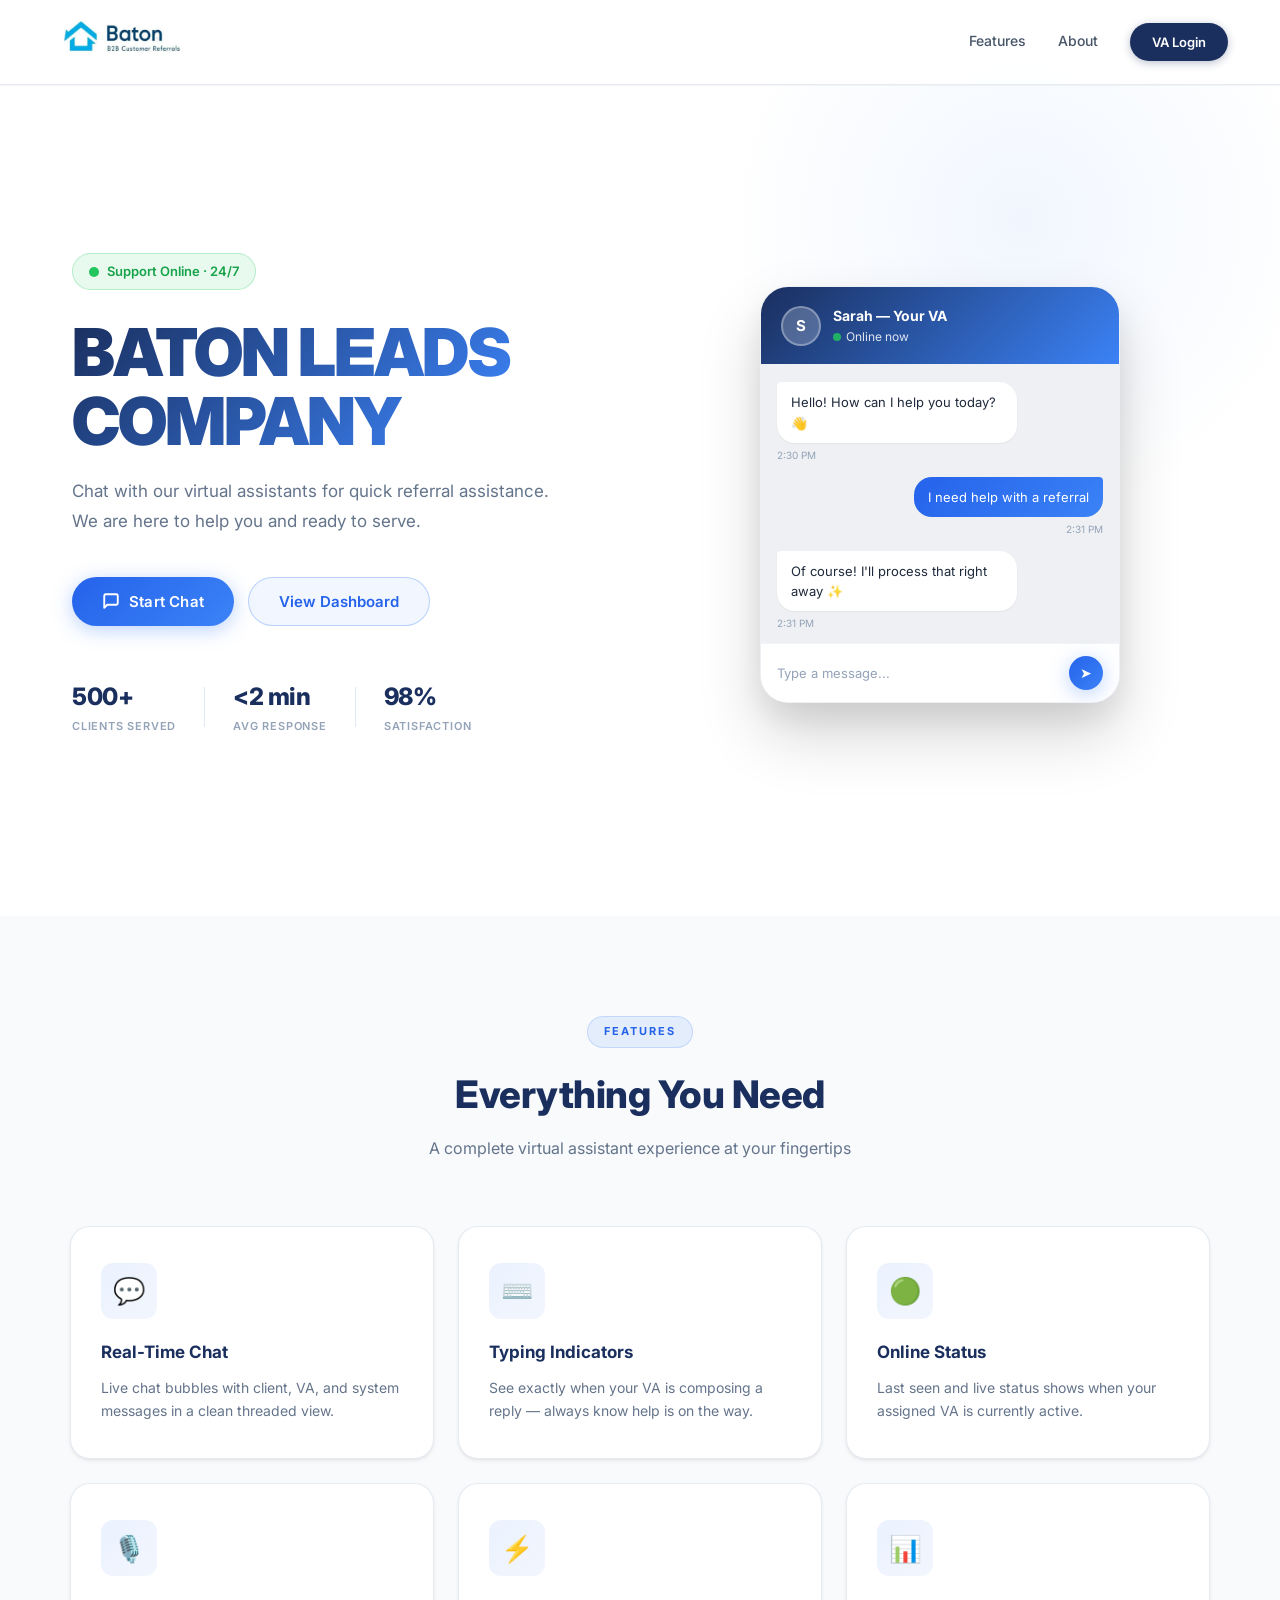
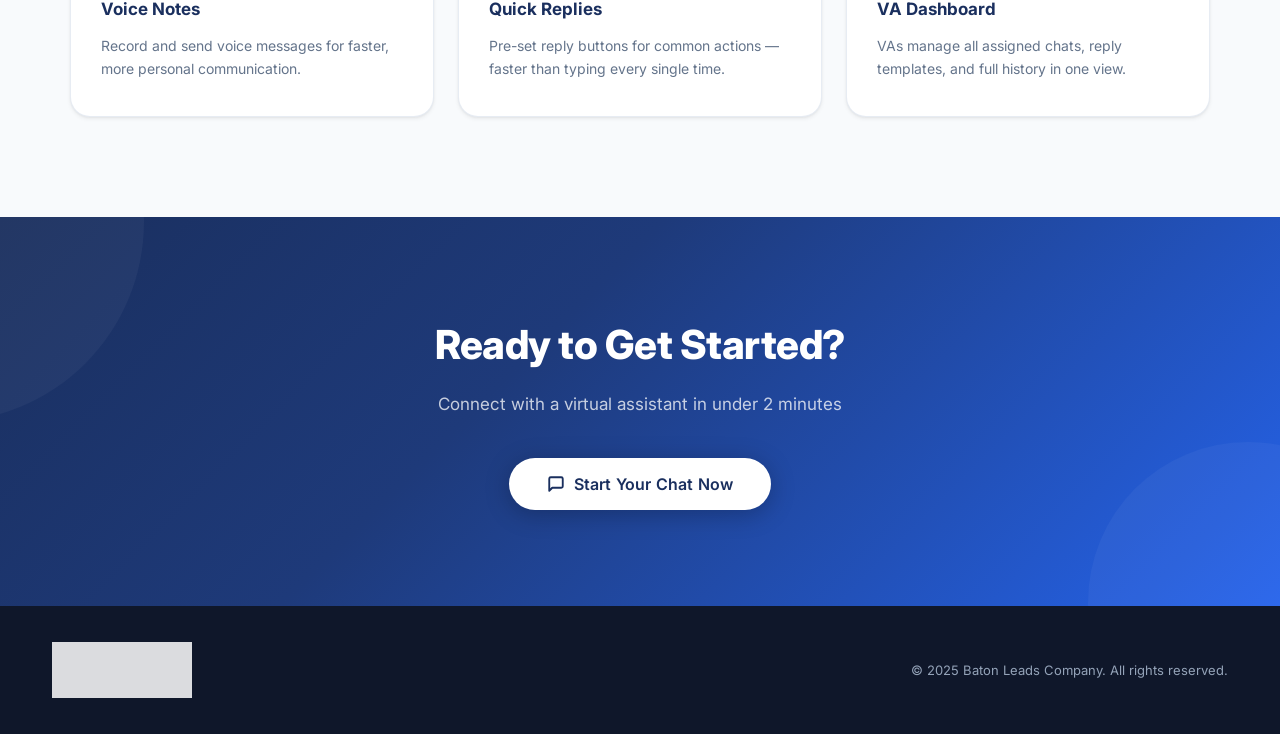
<file: index.html>
<!DOCTYPE html>
<html lang="en">
<head>
    <meta charset="UTF-8">
    <meta name="viewport" content="width=device-width, initial-scale=1.0">
    <title>Baton Leads Company</title>
    <link rel="stylesheet" href="style.css">
    <link href="https://fonts.googleapis.com/css2?family=Inter:wght@300;400;500;600;700;800;900&display=swap" rel="stylesheet">
</head>
<body class="home-body">

    <nav class="navbar">
        <div class="nav-brand">
            <img src="baton-logo.jpeg" class="nav-logo-img" alt="Baton Leads">
        </div>
        <div class="nav-links" id="navLinks">
            <a href="#features">Features</a>
            <a href="#about">About</a>
            <a href="dashboard.html" class="nav-btn">VA Login</a>
        </div>
        <button class="nav-hamburger" id="hamburger" aria-label="Menu" onclick="toggleNav()">
            <span></span><span></span><span></span>
        </button>
    </nav>

    <!-- Hero -->
    <section class="hero">
        <div class="hero-content">
            <div class="hero-badge">
                <span class="online-dot"></span>
                Support Online &middot; 24/7
            </div>
            <h1 class="hero-title">BATON LEADS<br>COMPANY</h1>
            <p class="hero-subtitle">
                Chat with our virtual assistants for quick referral assistance.
                We are here to help you and ready to serve.
            </p>
            <div class="hero-actions">
                <button class="btn-primary" onclick="location.href='queue.html'">
                    <svg width="18" height="18" viewBox="0 0 24 24" fill="none" stroke="currentColor" stroke-width="2.5" stroke-linecap="round" stroke-linejoin="round">
                        <path d="M21 15a2 2 0 0 1-2 2H7l-4 4V5a2 2 0 0 1 2-2h14a2 2 0 0 1 2 2z"/>
                    </svg>
                    Start Chat
                </button>
                <button class="btn-secondary" onclick="location.href='dashboard.html'">
                    View Dashboard
                </button>
            </div>
            <div class="hero-stats">
                <div class="stat">
                    <span class="stat-number">500+</span>
                    <span class="stat-label">Clients Served</span>
                </div>
                <div class="stat-divider"></div>
                <div class="stat">
                    <span class="stat-number">&lt;2 min</span>
                    <span class="stat-label">Avg Response</span>
                </div>
                <div class="stat-divider"></div>
                <div class="stat">
                    <span class="stat-number">98%</span>
                    <span class="stat-label">Satisfaction</span>
                </div>
            </div>
        </div>

        <div class="hero-visual">
            <div class="chat-preview">
                <div class="chat-preview-header">
                    <div class="preview-avatar">S</div>
                    <div class="preview-info">
                        <span class="preview-name">Sarah — Your VA</span>
                        <span class="preview-status">
                            <span class="online-dot small"></span> Online now
                        </span>
                    </div>
                </div>
                <div class="chat-preview-messages">
                    <div class="preview-msg va-msg">
                        <div class="preview-bubble">Hello! How can I help you today? 👋</div>
                        <span class="preview-time">2:30 PM</span>
                    </div>
                    <div class="preview-msg user-msg">
                        <div class="preview-bubble">I need help with a referral</div>
                        <span class="preview-time">2:31 PM</span>
                    </div>
                    <div class="preview-msg va-msg">
                        <div class="preview-bubble">Of course! I'll process that right away ✨</div>
                        <span class="preview-time">2:31 PM</span>
                    </div>
                </div>
                <div class="chat-preview-input">
                    <span>Type a message...</span>
                    <button>&#10148;</button>
                </div>
            </div>
        </div>
    </section>

    <!-- Features -->
    <section class="features" id="features">
        <div class="section-header">
            <span class="section-badge">FEATURES</span>
            <h2>Everything You Need</h2>
            <p>A complete virtual assistant experience at your fingertips</p>
        </div>
        <div class="features-grid">
            <div class="feature-card">
                <div class="feature-icon-wrap">💬</div>
                <h3>Real-Time Chat</h3>
                <p>Live chat bubbles with client, VA, and system messages in a clean threaded view.</p>
            </div>
            <div class="feature-card">
                <div class="feature-icon-wrap">⌨️</div>
                <h3>Typing Indicators</h3>
                <p>See exactly when your VA is composing a reply — always know help is on the way.</p>
            </div>
            <div class="feature-card">
                <div class="feature-icon-wrap">🟢</div>
                <h3>Online Status</h3>
                <p>Last seen and live status shows when your assigned VA is currently active.</p>
            </div>
            <div class="feature-card">
                <div class="feature-icon-wrap">🎙️</div>
                <h3>Voice Notes</h3>
                <p>Record and send voice messages for faster, more personal communication.</p>
            </div>
            <div class="feature-card">
                <div class="feature-icon-wrap">⚡</div>
                <h3>Quick Replies</h3>
                <p>Pre-set reply buttons for common actions — faster than typing every single time.</p>
            </div>
            <div class="feature-card">
                <div class="feature-icon-wrap">📊</div>
                <h3>VA Dashboard</h3>
                <p>VAs manage all assigned chats, reply templates, and full history in one view.</p>
            </div>
        </div>
    </section>

    <!-- CTA -->
    <section class="cta-section" id="about">
        <div class="cta-content">
            <h2>Ready to Get Started?</h2>
            <p>Connect with a virtual assistant in under 2 minutes</p>
            <button class="btn-primary large" onclick="location.href='queue.html'">
                <svg width="18" height="18" viewBox="0 0 24 24" fill="none" stroke="currentColor" stroke-width="2.5" stroke-linecap="round" stroke-linejoin="round">
                    <path d="M21 15a2 2 0 0 1-2 2H7l-4 4V5a2 2 0 0 1 2-2h14a2 2 0 0 1 2 2z"/>
                </svg>
                Start Your Chat Now
            </button>
        </div>
    </section>

    <footer class="footer">
        <div class="footer-content">
            <div class="footer-brand">
                <img src="baton-logo.jpeg" class="nav-logo-img" alt="Baton Leads Company" style="filter: brightness(0) invert(1); opacity:0.85;">
            </div>
            <p>&copy; 2025 Baton Leads Company. All rights reserved.</p>
        </div>
    </footer>

    <script src="script.js"></script>
    <script>
        function toggleNav() {
            document.getElementById('navLinks').classList.toggle('open');
        }
    </script>
</body>
</html>
</file>
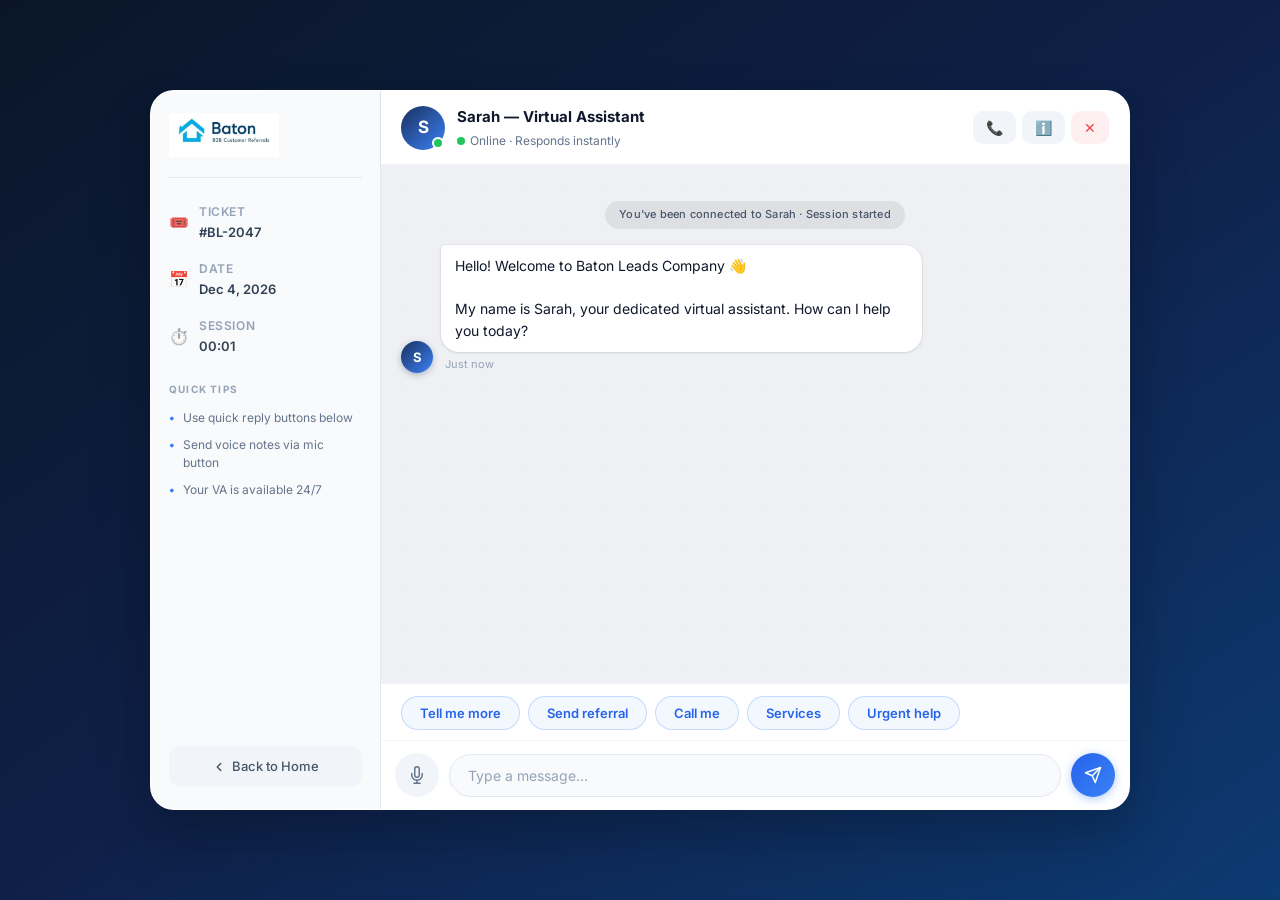
<file: chat.html>
<!DOCTYPE html>
<html lang="en">
<head>
    <meta charset="UTF-8">
    <meta name="viewport" content="width=device-width, initial-scale=1.0">
    <title>Chat — Baton Leads Company</title>
    <link rel="stylesheet" href="style.css">
    <link href="https://fonts.googleapis.com/css2?family=Inter:wght@300;400;500;600;700;800;900&display=swap" rel="stylesheet">
</head>
<body class="chat-body">
    <div class="chat-container">

        <!-- Sidebar -->
        <div class="chat-sidebar">
            <div class="sidebar-header">
                <img src="baton-logo.jpeg" class="nav-logo-img small" alt="Baton Leads">
            </div>
            <div class="sidebar-info">
                <div class="info-item">
                    <span class="info-icon">🎟️</span>
                    <div>
                        <span class="info-label">Ticket</span>
                        <span class="info-value">#BL-2047</span>
                    </div>
                </div>
                <div class="info-item">
                    <span class="info-icon">📅</span>
                    <div>
                        <span class="info-label">Date</span>
                        <span class="info-value" id="chatDate">Today</span>
                    </div>
                </div>
                <div class="info-item">
                    <span class="info-icon">⏱️</span>
                    <div>
                        <span class="info-label">Session</span>
                        <span class="info-value" id="sessionTimer">00:00</span>
                    </div>
                </div>
            </div>
            <div class="sidebar-tips">
                <h4>Quick Tips</h4>
                <ul>
                    <li>Use quick reply buttons below</li>
                    <li>Send voice notes via mic button</li>
                    <li>Your VA is available 24/7</li>
                </ul>
            </div>
            <a href="index.html" class="back-home-btn">
                <svg width="14" height="14" viewBox="0 0 24 24" fill="none" stroke="currentColor" stroke-width="2.5" stroke-linecap="round" stroke-linejoin="round"><polyline points="15 18 9 12 15 6"/></svg>
                Back to Home
            </a>
        </div>

        <!-- Main Chat Area -->
        <div class="chat-main">

            <!-- Header -->
            <div class="chat-header">
                <div class="chat-header-info">
                    <div class="va-avatar">
                        <div class="avatar-img">S</div>
                        <span class="avatar-online-dot"></span>
                    </div>
                    <div class="va-details">
                        <span class="va-name">Sarah — Virtual Assistant</span>
                        <span class="va-status" id="vaStatus">
                            <span class="online-dot small"></span>
                            Online &middot; Responds instantly
                        </span>
                    </div>
                </div>
                <div class="chat-header-actions">
                    <button class="header-btn" title="Call">📞</button>
                    <button class="header-btn" title="Info">ℹ️</button>
                    <button class="header-btn danger" title="End chat" onclick="location.href='index.html'">✕</button>
                </div>
            </div>

            <!-- Messages -->
            <div class="messages-area" id="messagesArea">
                <div class="system-msg">
                    <span>You've been connected to Sarah &middot; Session started</span>
                </div>
                <div class="message va-message">
                    <div class="msg-avatar">S</div>
                    <div class="msg-content">
                        <div class="bubble va-bubble">
                            Hello! Welcome to Baton Leads Company 👋<br><br>
                            My name is Sarah, your dedicated virtual assistant. How can I help you today?
                        </div>
                        <span class="msg-time">Just now</span>
                    </div>
                </div>
            </div>

            <!-- Typing Indicator -->
            <div class="typing-indicator" id="typingIndicator" style="display:none;">
                <div class="msg-avatar">S</div>
                <div class="typing-bubble">
                    <div class="typing-dots">
                        <span></span><span></span><span></span>
                    </div>
                    <span class="typing-text">Sarah is typing...</span>
                </div>
            </div>

            <!-- Quick Replies -->
            <div class="quick-replies">
                <button class="quick-btn" onclick="sendQuickReply('Tell me more')">Tell me more</button>
                <button class="quick-btn" onclick="sendQuickReply('Send referral')">Send referral</button>
                <button class="quick-btn" onclick="sendQuickReply('Call me')">Call me</button>
                <button class="quick-btn" onclick="sendQuickReply('What are your services?')">Services</button>
                <button class="quick-btn" onclick="sendQuickReply('I need urgent help')">Urgent help</button>
            </div>

            <!-- Input Area -->
            <div class="input-area">
                <button class="mic-btn" id="micBtn" onclick="toggleRecording()" title="Voice note">
                    <svg width="18" height="18" viewBox="0 0 24 24" fill="none" stroke="currentColor" stroke-width="2" stroke-linecap="round" stroke-linejoin="round">
                        <path d="M12 1a3 3 0 0 0-3 3v8a3 3 0 0 0 6 0V4a3 3 0 0 0-3-3z"/>
                        <path d="M19 10v2a7 7 0 0 1-14 0v-2"/>
                        <line x1="12" y1="19" x2="12" y2="23"/>
                        <line x1="8" y1="23" x2="16" y2="23"/>
                    </svg>
                </button>
                <div class="input-wrapper">
                    <input
                        type="text"
                        id="messageInput"
                        placeholder="Type a message..."
                        onkeypress="handleKeyPress(event)"
                        autocomplete="off"
                    />
                    <span class="recording-indicator" id="recordingIndicator" style="display:none;">🔴 Recording...</span>
                </div>
                <button class="send-btn" onclick="sendMessage()" title="Send">
                    <svg width="18" height="18" viewBox="0 0 24 24" fill="none" stroke="currentColor" stroke-width="2" stroke-linecap="round" stroke-linejoin="round">
                        <line x1="22" y1="2" x2="11" y2="13"/>
                        <polygon points="22 2 15 22 11 13 2 9 22 2"/>
                    </svg>
                </button>
            </div>

        </div>
    </div>
    <script src="script.js"></script>
</body>
</html>
</file>
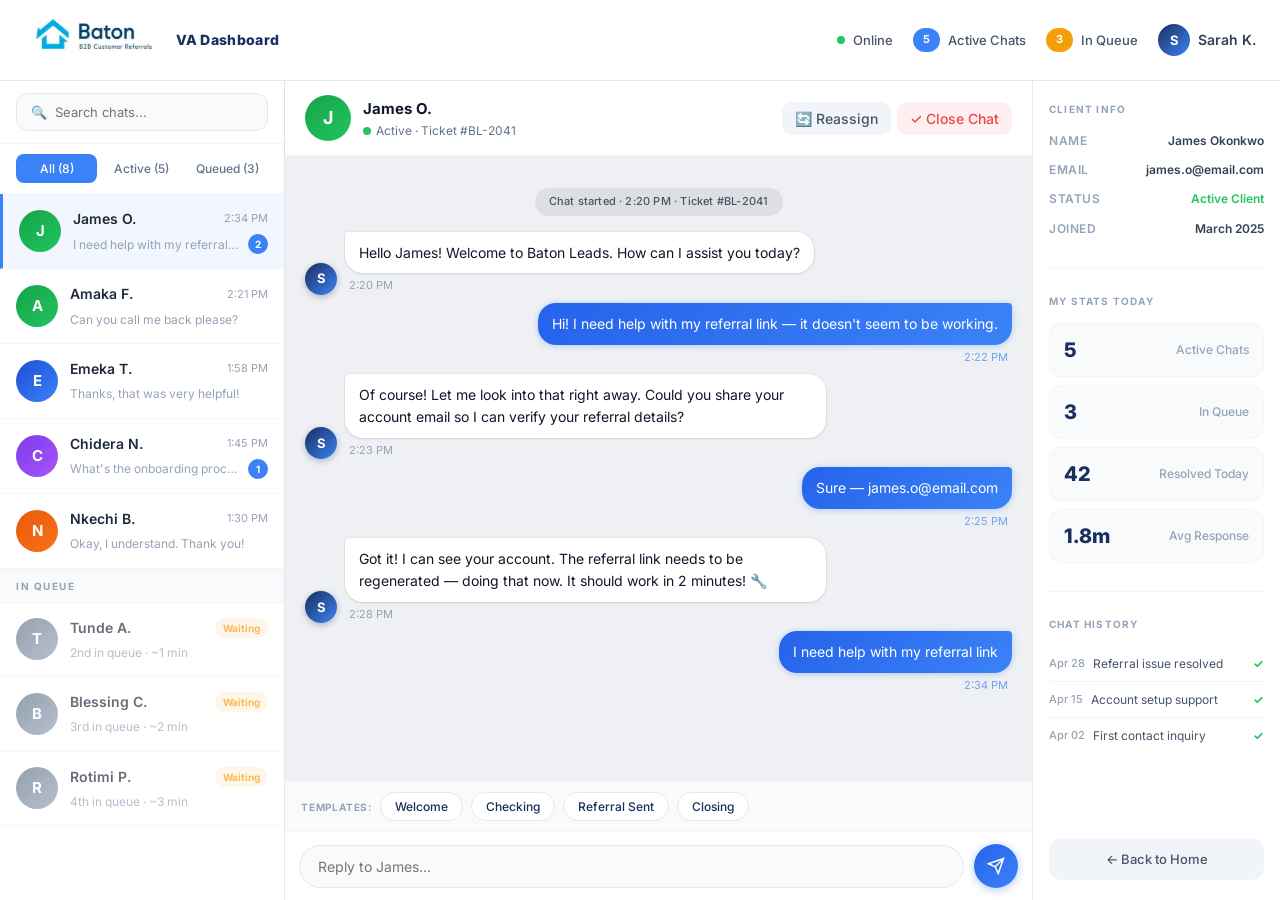
<file: dashboard.html>
<!DOCTYPE html>
<html lang="en">
<head>
    <meta charset="UTF-8">
    <meta name="viewport" content="width=device-width, initial-scale=1.0">
    <title>VA Dashboard — Baton Leads Company</title>
    <link rel="stylesheet" href="style.css">
    <link href="https://fonts.googleapis.com/css2?family=Inter:wght@300;400;500;600;700;800;900&display=swap" rel="stylesheet">
</head>
<body class="dashboard-body">

    <!-- Top Bar -->
    <div class="dashboard-topbar">
        <div class="topbar-left">
            <img src="baton-logo.jpeg" class="nav-logo-img" alt="Baton Leads">
            <span class="topbar-title">VA Dashboard</span>
        </div>
        <div class="topbar-right">
            <div class="topbar-stat">
                <span class="online-dot small"></span>
                <span>Online</span>
            </div>
            <div class="topbar-stat">
                <span class="stat-badge">5</span>
                <span>Active Chats</span>
            </div>
            <div class="topbar-stat">
                <span class="stat-badge queue">3</span>
                <span>In Queue</span>
            </div>
            <div class="va-profile">
                <div class="va-avatar-small">S</div>
                <span>Sarah K.</span>
            </div>
        </div>
    </div>

    <div class="dashboard-layout">

        <!-- Left: Chat List -->
        <div class="dashboard-sidebar">
            <div class="sidebar-search">
                <input type="text" placeholder="🔍  Search chats...">
            </div>
            <div class="sidebar-tabs">
                <button class="tab-btn active" onclick="switchTab(this)">All (8)</button>
                <button class="tab-btn" onclick="switchTab(this)">Active (5)</button>
                <button class="tab-btn" onclick="switchTab(this)">Queued (3)</button>
            </div>
            <div class="chat-list">
                <div class="chat-list-item active-chat selected" onclick="selectChat(this,'James O.','james.o@email.com','Active Client','March 2025')">
                    <div class="chat-item-avatar green">J</div>
                    <div class="chat-item-info">
                        <div class="chat-item-top">
                            <span class="chat-item-name">James O.</span>
                            <span class="chat-item-time">2:34 PM</span>
                        </div>
                        <div class="chat-item-bottom">
                            <span class="chat-item-preview">I need help with my referral link</span>
                            <span class="unread-badge">2</span>
                        </div>
                    </div>
                </div>
                <div class="chat-list-item active-chat" onclick="selectChat(this,'Amaka F.','amaka.f@email.com','Active Client','Jan 2025')">
                    <div class="chat-item-avatar green">A</div>
                    <div class="chat-item-info">
                        <div class="chat-item-top">
                            <span class="chat-item-name">Amaka F.</span>
                            <span class="chat-item-time">2:21 PM</span>
                        </div>
                        <div class="chat-item-bottom">
                            <span class="chat-item-preview">Can you call me back please?</span>
                        </div>
                    </div>
                </div>
                <div class="chat-list-item active-chat" onclick="selectChat(this,'Emeka T.','emeka.t@email.com','Active Client','Feb 2025')">
                    <div class="chat-item-avatar blue">E</div>
                    <div class="chat-item-info">
                        <div class="chat-item-top">
                            <span class="chat-item-name">Emeka T.</span>
                            <span class="chat-item-time">1:58 PM</span>
                        </div>
                        <div class="chat-item-bottom">
                            <span class="chat-item-preview">Thanks, that was very helpful!</span>
                        </div>
                    </div>
                </div>
                <div class="chat-list-item active-chat" onclick="selectChat(this,'Chidera N.','chidera.n@email.com','Active Client','Apr 2025')">
                    <div class="chat-item-avatar purple">C</div>
                    <div class="chat-item-info">
                        <div class="chat-item-top">
                            <span class="chat-item-name">Chidera N.</span>
                            <span class="chat-item-time">1:45 PM</span>
                        </div>
                        <div class="chat-item-bottom">
                            <span class="chat-item-preview">What's the onboarding process?</span>
                            <span class="unread-badge">1</span>
                        </div>
                    </div>
                </div>
                <div class="chat-list-item active-chat" onclick="selectChat(this,'Nkechi B.','nkechi.b@email.com','Active Client','Dec 2024')">
                    <div class="chat-item-avatar orange">N</div>
                    <div class="chat-item-info">
                        <div class="chat-item-top">
                            <span class="chat-item-name">Nkechi B.</span>
                            <span class="chat-item-time">1:30 PM</span>
                        </div>
                        <div class="chat-item-bottom">
                            <span class="chat-item-preview">Okay, I understand. Thank you!</span>
                        </div>
                    </div>
                </div>

                <div class="chat-list-divider">IN QUEUE</div>

                <div class="chat-list-item queued-chat" onclick="selectChat(this,'Tunde A.','tunde.a@email.com','New Client','—')">
                    <div class="chat-item-avatar gray">T</div>
                    <div class="chat-item-info">
                        <div class="chat-item-top">
                            <span class="chat-item-name">Tunde A.</span>
                            <span class="chat-item-time chat-item-badge">Waiting</span>
                        </div>
                        <div class="chat-item-bottom">
                            <span class="chat-item-preview">2nd in queue &middot; ~1 min</span>
                        </div>
                    </div>
                </div>
                <div class="chat-list-item queued-chat" onclick="selectChat(this,'Blessing C.','blessing.c@email.com','New Client','—')">
                    <div class="chat-item-avatar gray">B</div>
                    <div class="chat-item-info">
                        <div class="chat-item-top">
                            <span class="chat-item-name">Blessing C.</span>
                            <span class="chat-item-time chat-item-badge">Waiting</span>
                        </div>
                        <div class="chat-item-bottom">
                            <span class="chat-item-preview">3rd in queue &middot; ~2 min</span>
                        </div>
                    </div>
                </div>
                <div class="chat-list-item queued-chat" onclick="selectChat(this,'Rotimi P.','rotimi.p@email.com','New Client','—')">
                    <div class="chat-item-avatar gray">R</div>
                    <div class="chat-item-info">
                        <div class="chat-item-top">
                            <span class="chat-item-name">Rotimi P.</span>
                            <span class="chat-item-time chat-item-badge">Waiting</span>
                        </div>
                        <div class="chat-item-bottom">
                            <span class="chat-item-preview">4th in queue &middot; ~3 min</span>
                        </div>
                    </div>
                </div>
            </div>
        </div>

        <!-- Center: Chat View -->
        <div class="dashboard-chat">
            <div class="dashboard-chat-header">
                <div class="chat-header-info">
                    <div class="chat-item-avatar green large" id="dashAvatarLetter">J</div>
                    <div>
                        <span class="va-name" id="selectedChatName">James O.</span>
                        <span class="va-status"><span class="online-dot small"></span> Active &middot; Ticket #BL-2041</span>
                    </div>
                </div>
                <div class="chat-header-actions">
                    <button class="header-btn">🔄 Reassign</button>
                    <button class="header-btn danger">✓ Close Chat</button>
                </div>
            </div>

            <div class="dashboard-messages" id="dashboardMessages">
                <div class="system-msg"><span>Chat started &middot; 2:20 PM &middot; Ticket #BL-2041</span></div>
                <div class="message va-message">
                    <div class="msg-avatar">S</div>
                    <div class="msg-content">
                        <div class="bubble va-bubble">Hello James! Welcome to Baton Leads. How can I assist you today?</div>
                        <span class="msg-time">2:20 PM</span>
                    </div>
                </div>
                <div class="message user-message">
                    <div class="msg-content">
                        <div class="bubble user-bubble">Hi! I need help with my referral link — it doesn't seem to be working.</div>
                        <span class="msg-time">2:22 PM</span>
                    </div>
                </div>
                <div class="message va-message">
                    <div class="msg-avatar">S</div>
                    <div class="msg-content">
                        <div class="bubble va-bubble">Of course! Let me look into that right away. Could you share your account email so I can verify your referral details?</div>
                        <span class="msg-time">2:23 PM</span>
                    </div>
                </div>
                <div class="message user-message">
                    <div class="msg-content">
                        <div class="bubble user-bubble">Sure — james.o@email.com</div>
                        <span class="msg-time">2:25 PM</span>
                    </div>
                </div>
                <div class="message va-message">
                    <div class="msg-avatar">S</div>
                    <div class="msg-content">
                        <div class="bubble va-bubble">Got it! I can see your account. The referral link needs to be regenerated — doing that now. It should work in 2 minutes! 🔧</div>
                        <span class="msg-time">2:28 PM</span>
                    </div>
                </div>
                <div class="message user-message">
                    <div class="msg-content">
                        <div class="bubble user-bubble">I need help with my referral link</div>
                        <span class="msg-time">2:34 PM</span>
                    </div>
                </div>
            </div>

            <!-- Reply Templates -->
            <div class="reply-templates">
                <span class="templates-label">Templates:</span>
                <button class="template-btn" onclick="useTemplate('Hello! Welcome to Baton Leads. How can I assist you today?')">Welcome</button>
                <button class="template-btn" onclick="useTemplate('Let me look into that for you right away!')">Checking</button>
                <button class="template-btn" onclick="useTemplate('Your referral has been sent successfully! ✅')">Referral Sent</button>
                <button class="template-btn" onclick="useTemplate('Is there anything else I can help you with?')">Closing</button>
            </div>

            <div class="input-area dashboard-input">
                <input type="text" id="dashInput" placeholder="Reply to James..." onkeypress="handleDashKeyPress(event)">
                <button class="send-btn" onclick="sendDashMessage()">
                    <svg width="18" height="18" viewBox="0 0 24 24" fill="none" stroke="currentColor" stroke-width="2">
                        <line x1="22" y1="2" x2="11" y2="13"/>
                        <polygon points="22 2 15 22 11 13 2 9 22 2"/>
                    </svg>
                </button>
            </div>
        </div>

        <!-- Right: Info Panel -->
        <div class="dashboard-info-panel">
            <div class="info-panel-section">
                <h4>Client Info</h4>
                <div class="info-row">
                    <span class="info-label">Name</span>
                    <span class="info-val" id="panelName">James Okonkwo</span>
                </div>
                <div class="info-row">
                    <span class="info-label">Email</span>
                    <span class="info-val" id="panelEmail">james.o@email.com</span>
                </div>
                <div class="info-row">
                    <span class="info-label">Status</span>
                    <span class="info-val green-text" id="panelStatus">Active Client</span>
                </div>
                <div class="info-row">
                    <span class="info-label">Joined</span>
                    <span class="info-val" id="panelJoined">March 2025</span>
                </div>
            </div>
            <div class="info-panel-section">
                <h4>My Stats Today</h4>
                <div class="dash-stat-card">
                    <span class="dash-stat-num">5</span>
                    <span class="dash-stat-label">Active Chats</span>
                </div>
                <div class="dash-stat-card">
                    <span class="dash-stat-num">3</span>
                    <span class="dash-stat-label">In Queue</span>
                </div>
                <div class="dash-stat-card">
                    <span class="dash-stat-num">42</span>
                    <span class="dash-stat-label">Resolved Today</span>
                </div>
                <div class="dash-stat-card">
                    <span class="dash-stat-num">1.8m</span>
                    <span class="dash-stat-label">Avg Response</span>
                </div>
            </div>
            <div class="info-panel-section">
                <h4>Chat History</h4>
                <div class="history-item">
                    <span class="history-date">Apr 28</span>
                    <span class="history-topic">Referral issue resolved</span>
                    <span class="history-badge resolved">✓</span>
                </div>
                <div class="history-item">
                    <span class="history-date">Apr 15</span>
                    <span class="history-topic">Account setup support</span>
                    <span class="history-badge resolved">✓</span>
                </div>
                <div class="history-item">
                    <span class="history-date">Apr 02</span>
                    <span class="history-topic">First contact inquiry</span>
                    <span class="history-badge resolved">✓</span>
                </div>
            </div>
            <a href="index.html" class="back-home-btn">&#8592; Back to Home</a>
        </div>
    </div>

    <script src="script.js"></script>
</body>
</html>
</file>
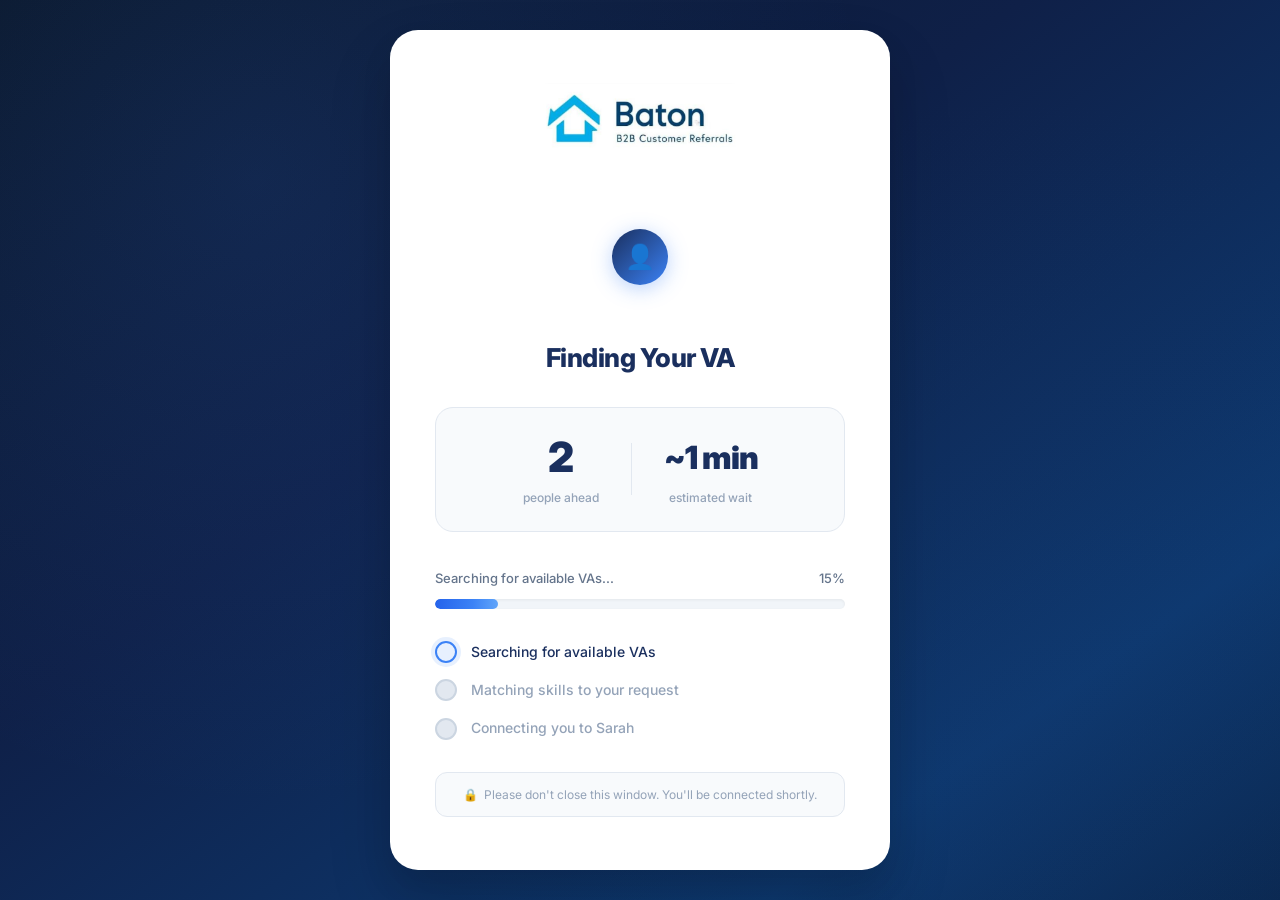
<file: queue.html>
<!DOCTYPE html>
<html lang="en">
<head>
    <meta charset="UTF-8">
    <meta name="viewport" content="width=device-width, initial-scale=1.0">
    <title>Connecting... — Baton Leads Company</title>
    <link rel="stylesheet" href="style.css">
    <link href="https://fonts.googleapis.com/css2?family=Inter:wght@300;400;500;600;700;800;900&display=swap" rel="stylesheet">
</head>
<body class="queue-body">
    <div class="queue-container">
        <div class="queue-card">

            <!-- Logo -->
            <div class="queue-logo">
                <img src="baton-logo.jpeg" class="nav-logo-img large" alt="Baton Leads Company">
            </div>

            <!-- Pulse Animation -->
            <div class="queue-animation">
                <div class="pulse-ring"></div>
                <div class="pulse-ring delay-1"></div>
                <div class="pulse-ring delay-2"></div>
                <div class="queue-icon">👤</div>
            </div>

            <h2 class="queue-title">Finding Your VA</h2>

            <!-- Stats -->
            <div class="queue-info">
                <div class="queue-stat">
                    <span class="queue-number" id="peopleAhead">3</span>
                    <span class="queue-label">people ahead</span>
                </div>
                <div class="queue-divider"></div>
                <div class="queue-stat">
                    <span class="queue-number" id="waitTime">~2 min</span>
                    <span class="queue-label">estimated wait</span>
                </div>
            </div>

            <!-- Progress Bar -->
            <div class="progress-section">
                <div class="progress-label">
                    <span id="progressStatus">Searching for available VAs...</span>
                    <span id="progressPercent">0%</span>
                </div>
                <div class="progress-bar-container">
                    <div class="progress-bar" id="progressBar"></div>
                </div>
            </div>

            <!-- Steps -->
            <div class="queue-steps">
                <div class="queue-step active" id="step1">
                    <div class="step-dot" id="dot1"></div>
                    <span>Searching for available VAs</span>
                </div>
                <div class="queue-step" id="step2">
                    <div class="step-dot" id="dot2"></div>
                    <span>Matching skills to your request</span>
                </div>
                <div class="queue-step" id="step3">
                    <div class="step-dot" id="dot3"></div>
                    <span>Connecting you to Sarah</span>
                </div>
            </div>

            <p class="queue-note">
                🔒 &nbsp;Please don't close this window. You'll be connected shortly.
            </p>

        </div>
    </div>
    <script src="script.js"></script>
</body>
</html>
</file>
<file: style.css>
/* ========================================
   BATON LEADS COMPANY — Main Stylesheet
   ======================================== */

:root {
    --primary:       #1a2f5e;
    --primary-light: #2a4a8a;
    --accent:        #3b82f6;
    --accent-dark:   #2563eb;
    --gold:          #f59e0b;
    --success:       #22c55e;
    --danger:        #ef4444;
    --bg:            #f4f6fb;
    --white:         #ffffff;
    --gray-50:       #f8fafc;
    --gray-100:      #f1f5f9;
    --gray-200:      #e2e8f0;
    --gray-300:      #cbd5e1;
    --gray-400:      #94a3b8;
    --gray-500:      #64748b;
    --gray-600:      #475569;
    --gray-700:      #334155;
    --gray-800:      #1e293b;
    --gray-900:      #0f172a;

    --shadow-xs:  0 1px 2px rgba(0,0,0,0.05);
    --shadow-sm:  0 2px 4px rgba(0,0,0,0.06), 0 1px 2px rgba(0,0,0,0.04);
    --shadow:     0 4px 12px rgba(0,0,0,0.08), 0 2px 4px rgba(0,0,0,0.04);
    --shadow-md:  0 8px 24px rgba(0,0,0,0.10), 0 2px 8px rgba(0,0,0,0.06);
    --shadow-lg:  0 20px 40px rgba(0,0,0,0.12), 0 8px 16px rgba(0,0,0,0.06);
    --shadow-xl:  0 32px 64px rgba(0,0,0,0.16), 0 16px 32px rgba(0,0,0,0.08);
    --shadow-blue: 0 4px 20px rgba(59,130,246,0.35);

    --radius-sm:   8px;
    --radius:      12px;
    --radius-lg:   20px;
    --radius-xl:   28px;
    --radius-full: 9999px;
    --transition:  all 0.22s cubic-bezier(0.4,0,0.2,1);
    --font:        'Inter', -apple-system, BlinkMacSystemFont, sans-serif;
}

*, *::before, *::after { box-sizing: border-box; margin: 0; padding: 0; }
html { scroll-behavior: smooth; }
body {
    font-family: var(--font);
    color: var(--gray-800);
    background: var(--bg);
    line-height: 1.6;
    -webkit-font-smoothing: antialiased;
    -moz-osx-font-smoothing: grayscale;
}

/* ========================================
   SHARED COMPONENTS
   ======================================== */

.nav-logo {
    width: 38px; height: 38px;
    background: linear-gradient(135deg, var(--primary) 0%, var(--accent) 100%);
    border-radius: 10px;
    display: flex; align-items: center; justify-content: center;
    color: white; font-weight: 800; font-size: 13px; letter-spacing: 0.5px;
    flex-shrink: 0;
}
.nav-logo.large { width: 52px; height: 52px; font-size: 16px; border-radius: 14px; }
.nav-logo.small { width: 30px; height: 30px; font-size: 11px; border-radius: 8px; }

.nav-logo-img { height: 56px; width: auto; object-fit: contain; flex-shrink: 0; }
.nav-logo-img.large { height: 90px; }
.nav-logo-img.small { height: 44px; }

.online-dot {
    width: 10px; height: 10px;
    background: var(--success); border-radius: 50%; display: inline-block;
    animation: pulse-green 2s infinite;
}
.online-dot.small { width: 8px; height: 8px; }
@keyframes pulse-green {
    0%, 100% { box-shadow: 0 0 0 0 rgba(34,197,94,0.5); }
    50%       { box-shadow: 0 0 0 6px rgba(34,197,94,0); }
}

/* Buttons */
.btn-primary {
    display: inline-flex; align-items: center; gap: 9px;
    padding: 14px 30px;
    background: linear-gradient(135deg, var(--accent-dark) 0%, var(--accent) 100%);
    color: white; border: none; border-radius: var(--radius-full);
    font-size: 15px; font-weight: 600; font-family: var(--font);
    cursor: pointer; transition: var(--transition);
    box-shadow: var(--shadow-blue);
    text-decoration: none; letter-spacing: 0.2px;
    position: relative; overflow: hidden;
}
.btn-primary::after {
    content: ''; position: absolute; inset: 0;
    background: rgba(255,255,255,0);
    transition: background 0.2s;
}
.btn-primary:hover { transform: translateY(-2px); box-shadow: 0 8px 28px rgba(59,130,246,0.5); }
.btn-primary:hover::after { background: rgba(255,255,255,0.08); }
.btn-primary:active { transform: translateY(0); }
.btn-primary.large { padding: 16px 38px; font-size: 16px; }

.btn-secondary {
    display: inline-flex; align-items: center; gap: 9px;
    padding: 14px 30px;
    background: rgba(59,130,246,0.07);
    color: var(--accent-dark);
    border: 1.5px solid rgba(59,130,246,0.3);
    border-radius: var(--radius-full);
    font-size: 15px; font-weight: 600; font-family: var(--font);
    cursor: pointer; transition: var(--transition); text-decoration: none;
}
.btn-secondary:hover {
    background: var(--accent-dark); color: white;
    border-color: var(--accent-dark);
    transform: translateY(-2px);
    box-shadow: var(--shadow-blue);
}

.back-home-btn {
    display: flex; align-items: center; justify-content: center; gap: 6px;
    padding: 10px 16px;
    background: var(--gray-100); color: var(--gray-600);
    border-radius: var(--radius);
    text-decoration: none; font-size: 13px; font-weight: 500;
    transition: var(--transition); margin-top: auto;
}
.back-home-btn:hover { background: var(--gray-200); color: var(--gray-800); }

/* ========================================
   HOME PAGE
   ======================================== */
.home-body { background: var(--white); overflow-x: hidden; }

.navbar {
    position: sticky; top: 0; z-index: 100;
    display: flex; align-items: center; justify-content: space-between;
    padding: 14px 52px;
    background: rgba(255,255,255,0.88);
    backdrop-filter: blur(16px) saturate(180%);
    -webkit-backdrop-filter: blur(16px) saturate(180%);
    border-bottom: 1px solid rgba(226,232,240,0.8);
    box-shadow: 0 1px 0 rgba(0,0,0,0.04);
}
.nav-brand {
    display: flex; align-items: center; gap: 10px;
    font-weight: 800; font-size: 15px; color: var(--primary);
    letter-spacing: 0.4px; text-decoration: none;
}
.nav-links { display: flex; align-items: center; gap: 32px; }
.nav-links a {
    color: var(--gray-600); text-decoration: none;
    font-weight: 500; font-size: 14px; transition: var(--transition);
    position: relative; padding-bottom: 2px;
}
.nav-links a::after {
    content: ''; position: absolute; bottom: 0; left: 0;
    width: 0; height: 2px;
    background: var(--accent); border-radius: 2px;
    transition: width 0.22s ease;
}
.nav-links a:hover { color: var(--primary); }
.nav-links a:hover::after { width: 100%; }
.nav-btn {
    padding: 9px 22px !important; background: var(--primary) !important;
    color: white !important; border-radius: var(--radius-full) !important;
    font-size: 13px !important; font-weight: 600 !important;
    box-shadow: 0 2px 8px rgba(26,47,94,0.3) !important;
    transition: var(--transition) !important;
}
.nav-btn:hover {
    background: var(--primary-light) !important;
    box-shadow: 0 4px 14px rgba(26,47,94,0.4) !important;
}
.nav-btn::after { display: none !important; }

/* Hamburger (mobile) */
.nav-hamburger {
    display: none; flex-direction: column; gap: 5px;
    cursor: pointer; padding: 4px; background: none; border: none;
}
.nav-hamburger span {
    display: block; width: 22px; height: 2px;
    background: var(--gray-700); border-radius: 2px;
    transition: var(--transition);
}

/* Hero */
.hero {
    display: flex; align-items: center; justify-content: space-between;
    gap: 64px; padding: 88px 52px 100px;
    max-width: 1240px; margin: 0 auto;
    min-height: calc(100vh - 69px);
    position: relative;
}
.hero::before {
    content: '';
    position: absolute; top: -20%; right: -5%; z-index: 0;
    width: 600px; height: 600px; border-radius: 50%;
    background: radial-gradient(circle, rgba(59,130,246,0.07) 0%, transparent 70%);
    pointer-events: none;
}
.hero-content { flex: 1; max-width: 580px; position: relative; z-index: 1; }

.hero-badge {
    display: inline-flex; align-items: center; gap: 8px;
    padding: 7px 16px;
    background: rgba(34,197,94,0.1); color: #16a34a;
    border-radius: var(--radius-full); font-size: 13px; font-weight: 600;
    margin-bottom: 28px; border: 1px solid rgba(34,197,94,0.25);
    animation: badge-appear 0.6s ease both;
}
@keyframes badge-appear {
    from { opacity: 0; transform: translateY(-8px); }
    to   { opacity: 1; transform: translateY(0); }
}

.hero-title {
    font-size: clamp(40px, 5.5vw, 66px);
    font-weight: 900; line-height: 1.04;
    letter-spacing: -2px; margin-bottom: 22px;
    background: linear-gradient(135deg, var(--primary) 0%, var(--accent) 80%);
    -webkit-background-clip: text; -webkit-text-fill-color: transparent;
    background-clip: text;
    animation: hero-title-in 0.7s 0.1s ease both;
}
@keyframes hero-title-in {
    from { opacity: 0; transform: translateY(16px); }
    to   { opacity: 1; transform: translateY(0); }
}
.hero-subtitle {
    font-size: 17px; color: var(--gray-500);
    line-height: 1.75; margin-bottom: 40px;
    max-width: 480px;
    animation: hero-title-in 0.7s 0.2s ease both;
}
.hero-actions {
    display: flex; gap: 14px; flex-wrap: wrap; margin-bottom: 52px;
    animation: hero-title-in 0.7s 0.3s ease both;
}

.hero-stats {
    display: flex; align-items: center; gap: 28px;
    animation: hero-title-in 0.7s 0.4s ease both;
}
.stat { display: flex; flex-direction: column; gap: 2px; }
.stat-number { font-size: 24px; font-weight: 800; color: var(--primary); letter-spacing: -0.5px; }
.stat-label { font-size: 11px; color: var(--gray-400); font-weight: 600; text-transform: uppercase; letter-spacing: 0.8px; }
.stat-divider { width: 1px; height: 40px; background: var(--gray-200); }

.hero-visual {
    flex: 1; display: flex; justify-content: center; align-items: center;
    position: relative; z-index: 1;
}

/* Chat Preview Card */
.chat-preview {
    width: 360px; background: white;
    border-radius: var(--radius-xl);
    box-shadow: var(--shadow-xl);
    overflow: hidden; border: 1px solid rgba(226,232,240,0.6);
    animation: float 4s ease-in-out infinite;
    position: relative;
}
@keyframes float {
    0%, 100% { transform: translateY(0px) rotate(-1deg); }
    50%       { transform: translateY(-14px) rotate(-1deg); }
}
.chat-preview-header {
    display: flex; align-items: center; gap: 12px; padding: 18px 20px;
    background: linear-gradient(135deg, var(--primary) 0%, var(--accent) 100%);
    color: white;
}
.preview-avatar {
    width: 40px; height: 40px;
    background: rgba(255,255,255,0.22); border-radius: 50%;
    display: flex; align-items: center; justify-content: center;
    font-weight: 700; font-size: 15px; flex-shrink: 0;
    border: 2px solid rgba(255,255,255,0.3);
}
.preview-info { display: flex; flex-direction: column; }
.preview-name { font-weight: 700; font-size: 14px; }
.preview-status { font-size: 12px; opacity: 0.85; display: flex; align-items: center; gap: 5px; }
.chat-preview-messages {
    padding: 18px 16px 12px;
    background: #eef0f3;
    display: flex; flex-direction: column; gap: 14px; min-height: 200px;
}
.preview-msg { display: flex; flex-direction: column; gap: 4px; }
.preview-msg.va-msg  { align-items: flex-start; }
.preview-msg.user-msg { align-items: flex-end; }
.preview-bubble {
    padding: 10px 14px; font-size: 13px; line-height: 1.55; max-width: 240px;
    word-break: break-word;
}
.va-msg .preview-bubble {
    background: white; color: var(--gray-800);
    border-radius: 4px 18px 18px 18px;
    box-shadow: var(--shadow-xs);
}
.user-msg .preview-bubble {
    background: linear-gradient(135deg, var(--accent-dark), var(--accent));
    color: white; border-radius: 18px 4px 18px 18px;
}
.preview-time { font-size: 10px; color: var(--gray-400); }
.chat-preview-input {
    display: flex; align-items: center; justify-content: space-between;
    padding: 12px 16px; border-top: 1px solid var(--gray-100);
    background: white; color: var(--gray-400); font-size: 13px;
}
.chat-preview-input button {
    background: linear-gradient(135deg, var(--accent-dark), var(--accent));
    color: white; border: none; border-radius: 50%;
    width: 34px; height: 34px; cursor: pointer; font-size: 14px;
    box-shadow: var(--shadow-blue);
}

/* Features Section */
.features { background: var(--gray-50); padding: 100px 52px; }
.section-header { text-align: center; margin-bottom: 64px; }
.section-badge {
    display: inline-block; padding: 6px 16px;
    background: rgba(59,130,246,0.1); color: var(--accent-dark);
    border-radius: var(--radius-full); font-size: 11px; font-weight: 700;
    letter-spacing: 2px; margin-bottom: 16px;
    border: 1px solid rgba(59,130,246,0.2);
}
.section-header h2 { font-size: 38px; font-weight: 800; color: var(--primary); margin-bottom: 12px; letter-spacing: -0.5px; }
.section-header p { font-size: 16px; color: var(--gray-500); max-width: 480px; margin: 0 auto; }

.features-grid {
    display: grid; grid-template-columns: repeat(auto-fit, minmax(290px, 1fr));
    gap: 24px; max-width: 1140px; margin: 0 auto;
}
.feature-card {
    background: white; border-radius: var(--radius-lg); padding: 36px 30px;
    box-shadow: var(--shadow-sm); border: 1px solid rgba(226,232,240,0.8);
    transition: var(--transition); position: relative; overflow: hidden;
}
.feature-card::before {
    content: ''; position: absolute; top: 0; left: 0; right: 0; height: 3px;
    background: linear-gradient(90deg, var(--accent-dark), var(--accent));
    transform: scaleX(0); transform-origin: left;
    transition: transform 0.3s ease;
}
.feature-card:hover { transform: translateY(-6px); box-shadow: var(--shadow-lg); }
.feature-card:hover::before { transform: scaleX(1); }

.feature-icon-wrap {
    width: 56px; height: 56px; border-radius: var(--radius);
    display: flex; align-items: center; justify-content: center;
    margin-bottom: 20px; font-size: 26px;
    background: linear-gradient(135deg, rgba(59,130,246,0.1), rgba(37,99,235,0.06));
}
.feature-card h3 { font-size: 17px; font-weight: 700; color: var(--primary); margin-bottom: 10px; }
.feature-card p { font-size: 14px; color: var(--gray-500); line-height: 1.65; }

/* CTA Section */
.cta-section {
    background: linear-gradient(135deg, var(--primary) 0%, #1e3a7a 40%, var(--accent-dark) 100%);
    padding: 96px 52px; text-align: center; position: relative; overflow: hidden;
}
.cta-section::before {
    content: ''; position: absolute; top: -50%; left: -20%;
    width: 400px; height: 400px; border-radius: 50%;
    background: rgba(255,255,255,0.04);
    pointer-events: none;
}
.cta-section::after {
    content: ''; position: absolute; bottom: -40%; right: -10%;
    width: 320px; height: 320px; border-radius: 50%;
    background: rgba(255,255,255,0.04);
    pointer-events: none;
}
.cta-content { position: relative; z-index: 1; }
.cta-content h2 { font-size: 40px; font-weight: 800; color: white; margin-bottom: 14px; letter-spacing: -0.5px; }
.cta-content p { font-size: 17px; color: rgba(255,255,255,0.75); margin-bottom: 40px; }
.cta-content .btn-primary {
    background: white; color: var(--primary);
    box-shadow: 0 4px 24px rgba(0,0,0,0.25);
}
.cta-content .btn-primary:hover {
    background: var(--gray-50);
    box-shadow: 0 8px 36px rgba(0,0,0,0.3);
}

/* Footer */
.footer { background: var(--gray-900); padding: 36px 52px; color: var(--gray-400); }
.footer-content {
    display: flex; align-items: center; justify-content: space-between;
    max-width: 1240px; margin: 0 auto; flex-wrap: wrap; gap: 16px;
}
.footer-brand { display: flex; align-items: center; gap: 12px; font-weight: 700; color: white; font-size: 14px; }
.footer p { font-size: 13px; }

/* ========================================
   QUEUE PAGE
   ======================================== */
.queue-body {
    background: linear-gradient(145deg, #0a1628 0%, #0f2048 40%, #0d3a72 80%, #0a2952 100%);
    min-height: 100vh; display: flex; align-items: center; justify-content: center;
    padding: 20px; position: relative; overflow: hidden;
}
.queue-body::before {
    content: ''; position: absolute; inset: 0;
    background:
        radial-gradient(circle at 20% 20%, rgba(59,130,246,0.12) 0%, transparent 50%),
        radial-gradient(circle at 80% 80%, rgba(26,47,94,0.15) 0%, transparent 50%);
    pointer-events: none;
}

.queue-container { width: 100%; max-width: 500px; position: relative; z-index: 1; }

.queue-card {
    background: white; border-radius: 28px;
    padding: 52px 44px; box-shadow: var(--shadow-xl);
    text-align: center; border: 1px solid rgba(255,255,255,0.9);
}

.queue-logo {
    display: flex; flex-direction: column;
    align-items: center; gap: 12px; margin-bottom: 40px;
}
.queue-logo span {
    font-size: 11px; font-weight: 700; color: var(--gray-400);
    letter-spacing: 2.5px; text-transform: uppercase;
}

/* Pulse animation */
.queue-animation {
    position: relative; width: 88px; height: 88px;
    margin: 0 auto 36px; display: flex; align-items: center; justify-content: center;
}
.pulse-ring {
    position: absolute; width: 88px; height: 88px;
    border-radius: 50%; border: 2.5px solid var(--accent);
    animation: pulse-ring 2.4s cubic-bezier(0.3,0,0.7,1) infinite; opacity: 0;
}
.pulse-ring.delay-1 { animation-delay: 0.8s; }
.pulse-ring.delay-2 { animation-delay: 1.6s; }
.queue-icon {
    width: 56px; height: 56px; border-radius: 50%;
    background: linear-gradient(135deg, var(--primary), var(--accent));
    display: flex; align-items: center; justify-content: center;
    font-size: 24px; z-index: 1; box-shadow: var(--shadow-blue);
}
@keyframes pulse-ring {
    0%   { transform: scale(0.55); opacity: 0.9; }
    100% { transform: scale(2.1); opacity: 0; }
}

.queue-title {
    font-size: 26px; font-weight: 800; color: var(--primary);
    margin-bottom: 28px; letter-spacing: -0.5px;
}

.queue-info {
    display: flex; align-items: center; justify-content: center; gap: 32px;
    margin-bottom: 36px; padding: 24px 28px;
    background: var(--gray-50); border-radius: 18px;
    border: 1px solid var(--gray-200);
}
.queue-stat { display: flex; flex-direction: column; align-items: center; gap: 5px; }
.queue-number {
    font-size: 32px; font-weight: 900; color: var(--primary);
    transition: all 0.4s cubic-bezier(0.34,1.56,0.64,1);
    letter-spacing: -1px;
}
.queue-label { font-size: 12px; color: var(--gray-400); font-weight: 500; }
.queue-divider { width: 1px; height: 52px; background: var(--gray-200); }

/* Progress Bar */
.progress-section { margin-bottom: 32px; }
.progress-label {
    display: flex; justify-content: space-between; align-items: center;
    margin-bottom: 10px; font-size: 13px; color: var(--gray-500); font-weight: 500;
}
.progress-bar-container {
    height: 10px; background: var(--gray-100);
    border-radius: var(--radius-full); overflow: hidden;
    box-shadow: inset 0 1px 3px rgba(0,0,0,0.06);
}
.progress-bar {
    height: 100%; width: 0%;
    background: linear-gradient(90deg, var(--accent-dark) 0%, var(--accent) 60%, #60a5fa 100%);
    border-radius: var(--radius-full);
    transition: width 0.35s ease;
    position: relative; overflow: hidden;
}
.progress-bar::after {
    content: ''; position: absolute; top: 0; left: -100%;
    width: 60%; height: 100%;
    background: linear-gradient(90deg, transparent, rgba(255,255,255,0.4), transparent);
    animation: shimmer 1.8s ease infinite;
}
@keyframes shimmer {
    0%   { left: -60%; }
    100% { left: 120%; }
}

/* Steps */
.queue-steps {
    display: flex; flex-direction: column; gap: 16px;
    margin-bottom: 32px; text-align: left;
}
.queue-step {
    display: flex; align-items: center; gap: 14px;
    font-size: 14px; color: var(--gray-400); font-weight: 500;
    transition: var(--transition);
}
.queue-step.active  { color: var(--primary); }
.queue-step.completed { color: var(--success); }
.step-dot {
    width: 22px; height: 22px; border-radius: 50%;
    background: var(--gray-200); flex-shrink: 0;
    display: flex; align-items: center; justify-content: center;
    font-size: 11px; transition: var(--transition);
    border: 2px solid var(--gray-300);
}
.queue-step.active .step-dot {
    background: rgba(59,130,246,0.12);
    border-color: var(--accent);
    box-shadow: 0 0 0 4px rgba(59,130,246,0.12);
}
.queue-step.completed .step-dot {
    background: var(--success);
    border-color: var(--success);
    color: white;
}
.queue-note {
    font-size: 12px; color: var(--gray-400);
    line-height: 1.6; padding: 12px 16px;
    background: var(--gray-50); border-radius: var(--radius);
    border: 1px solid var(--gray-200);
}

/* ========================================
   CHAT PAGE
   ======================================== */
.chat-body {
    background: linear-gradient(145deg, #0a1628 0%, #0f2048 50%, #0d3a72 100%);
    min-height: 100vh;
    display: flex; align-items: center; justify-content: center; padding: 16px;
}
.chat-container {
    display: flex; width: 100%; max-width: 980px;
    height: calc(100vh - 32px); max-height: 720px;
    background: white; border-radius: 24px;
    overflow: hidden; box-shadow: var(--shadow-xl);
    border: 1px solid rgba(255,255,255,0.1);
}

/* Chat Sidebar */
.chat-sidebar {
    width: 230px; background: var(--gray-50);
    border-right: 1px solid var(--gray-200);
    display: flex; flex-direction: column;
    padding: 22px 18px; gap: 24px; flex-shrink: 0;
}
.sidebar-header {
    display: flex; align-items: center; gap: 8px;
    font-weight: 700; font-size: 13px; color: var(--primary);
    padding-bottom: 20px; border-bottom: 1px solid var(--gray-200);
}
.sidebar-info { display: flex; flex-direction: column; gap: 16px; }
.info-item { display: flex; align-items: center; gap: 10px; }
.info-icon { font-size: 16px; }
.info-label {
    display: block; font-size: 10px; color: var(--gray-400);
    text-transform: uppercase; letter-spacing: 0.6px; font-weight: 600;
    margin-bottom: 1px;
}
.info-value { display: block; font-size: 13px; color: var(--gray-700); font-weight: 600; }

.sidebar-tips h4 {
    font-size: 10px; text-transform: uppercase; letter-spacing: 1.2px;
    color: var(--gray-400); font-weight: 700; margin-bottom: 12px;
}
.sidebar-tips ul { list-style: none; display: flex; flex-direction: column; gap: 9px; }
.sidebar-tips li {
    font-size: 12px; color: var(--gray-500); padding-left: 14px;
    position: relative; line-height: 1.5;
}
.sidebar-tips li::before { content: '•'; position: absolute; left: 0; color: var(--accent); font-weight: 700; }

/* Chat Main */
.chat-main { flex: 1; display: flex; flex-direction: column; min-width: 0; }

.chat-header {
    display: flex; align-items: center; justify-content: space-between;
    padding: 14px 20px; background: white;
    border-bottom: 1px solid var(--gray-100);
    box-shadow: 0 1px 4px rgba(0,0,0,0.05); flex-shrink: 0;
}
.chat-header-info { display: flex; align-items: center; gap: 12px; }
.va-avatar { position: relative; }
.avatar-img {
    width: 44px; height: 44px;
    background: linear-gradient(135deg, var(--primary) 0%, var(--accent) 100%);
    border-radius: 50%; display: flex; align-items: center; justify-content: center;
    color: white; font-weight: 700; font-size: 17px;
}
.avatar-online-dot {
    position: absolute; bottom: 1px; right: 1px;
    width: 12px; height: 12px; background: var(--success);
    border-radius: 50%; border: 2.5px solid white;
}
.va-details { display: flex; flex-direction: column; gap: 2px; }
.va-name { font-size: 15px; font-weight: 700; color: var(--gray-900); }
.va-status { font-size: 12px; color: var(--gray-500); display: flex; align-items: center; gap: 5px; }
.chat-header-actions { display: flex; gap: 6px; }
.header-btn {
    padding: 8px 13px; background: var(--gray-100); border: none;
    border-radius: 10px; cursor: pointer; font-size: 14px;
    transition: var(--transition); color: var(--gray-600);
    font-weight: 500; font-family: var(--font);
}
.header-btn:hover { background: var(--gray-200); }
.header-btn.danger { background: rgba(239,68,68,0.08); color: var(--danger); }
.header-btn.danger:hover { background: var(--danger); color: white; }

/* Messages */
.messages-area {
    flex: 1; overflow-y: auto; padding: 24px 20px 16px;
    background: #eef0f3;
    background-image: url("data:image/svg+xml,%3Csvg width='40' height='40' viewBox='0 0 40 40' xmlns='http://www.w3.org/2000/svg'%3E%3Cg fill='%23d1d5db' fill-opacity='0.25'%3E%3Ccircle cx='20' cy='20' r='1'/%3E%3C/g%3E%3C/svg%3E");
    display: flex; flex-direction: column; gap: 4px;
}
.messages-area::-webkit-scrollbar { width: 4px; }
.messages-area::-webkit-scrollbar-track { background: transparent; }
.messages-area::-webkit-scrollbar-thumb { background: rgba(0,0,0,0.12); border-radius: 4px; }

.system-msg { display: flex; justify-content: center; margin: 12px 0; }
.system-msg span {
    background: rgba(0,0,0,0.07); color: var(--gray-600);
    font-size: 11px; padding: 5px 14px;
    border-radius: var(--radius-full); font-weight: 500;
    letter-spacing: 0.2px;
}

/* Message base */
.message {
    display: flex; align-items: flex-end; gap: 8px;
    margin-bottom: 4px;
    animation: msg-in 0.28s cubic-bezier(0.34,1.4,0.64,1) both;
}
@keyframes msg-in {
    from { opacity: 0; transform: translateY(12px) scale(0.96); }
    to   { opacity: 1; transform: translateY(0) scale(1); }
}
.va-message   { justify-content: flex-start; }
.user-message { justify-content: flex-end; }

.msg-avatar {
    width: 32px; height: 32px; flex-shrink: 0;
    background: linear-gradient(135deg, var(--primary), var(--accent));
    border-radius: 50%; display: flex; align-items: center; justify-content: center;
    color: white; font-weight: 700; font-size: 13px;
    box-shadow: 0 2px 6px rgba(26,47,94,0.3);
}
.msg-content {
    display: flex; flex-direction: column; gap: 4px;
    max-width: 68%;
}
.user-message .msg-content { align-items: flex-end; }
.va-message .msg-content   { align-items: flex-start; }

/* Bubble shapes — WhatsApp style */
.bubble {
    padding: 10px 14px; font-size: 14px;
    line-height: 1.55; word-break: break-word;
    position: relative;
}
.va-bubble {
    background: white;
    color: var(--gray-900);
    border-radius: 4px 18px 18px 18px;
    box-shadow: 0 1px 3px rgba(0,0,0,0.1), 0 0 0 1px rgba(0,0,0,0.04);
}
.user-bubble {
    background: linear-gradient(135deg, var(--accent-dark) 0%, var(--accent) 100%);
    color: white;
    border-radius: 18px 4px 18px 18px;
    box-shadow: 0 1px 6px rgba(59,130,246,0.35);
}
.msg-time { font-size: 11px; color: var(--gray-400); padding: 0 4px; }
.user-message .msg-time { color: rgba(59,130,246,0.7); }

/* Typing indicator */
.typing-indicator {
    display: flex; align-items: center; gap: 8px;
    padding: 6px 20px 10px;
    background: #eef0f3;
    animation: msg-in 0.28s ease both;
}
.typing-bubble {
    background: white; padding: 12px 16px;
    border-radius: 4px 18px 18px 18px;
    box-shadow: 0 1px 3px rgba(0,0,0,0.1);
    display: flex; align-items: center; gap: 10px;
}
.typing-dots { display: flex; align-items: center; gap: 4px; }
.typing-dots span {
    width: 7px; height: 7px; border-radius: 50%;
    background: var(--gray-400);
    animation: typing-bounce 1.3s ease infinite;
}
.typing-dots span:nth-child(2) { animation-delay: 0.18s; }
.typing-dots span:nth-child(3) { animation-delay: 0.36s; }
@keyframes typing-bounce {
    0%, 60%, 100% { transform: translateY(0); background: var(--gray-400); }
    30% { transform: translateY(-7px); background: var(--accent); }
}
.typing-text { font-size: 12px; color: var(--gray-400); font-style: italic; }

/* Quick Replies */
.quick-replies {
    display: flex; gap: 8px; padding: 12px 20px 10px;
    overflow-x: auto; flex-shrink: 0;
    background: white; border-top: 1px solid var(--gray-100);
    scrollbar-width: none;
}
.quick-replies::-webkit-scrollbar { display: none; }
.quick-btn {
    padding: 8px 18px;
    background: rgba(59,130,246,0.06);
    border: 1.5px solid rgba(59,130,246,0.25);
    border-radius: var(--radius-full);
    font-size: 13px; font-weight: 600; color: var(--accent-dark);
    cursor: pointer; transition: var(--transition);
    white-space: nowrap; font-family: var(--font);
}
.quick-btn:hover {
    background: var(--accent-dark); color: white;
    border-color: var(--accent-dark);
    transform: translateY(-1px);
    box-shadow: 0 2px 10px rgba(37,99,235,0.3);
}

/* Input Area */
.input-area {
    display: flex; align-items: center; gap: 10px;
    padding: 12px 14px; background: white;
    border-top: 1px solid var(--gray-100); flex-shrink: 0;
}
.input-wrapper { flex: 1; position: relative; display: flex; align-items: center; }
.input-wrapper input {
    width: 100%; padding: 12px 18px;
    background: var(--gray-50); border: 1.5px solid var(--gray-200);
    border-radius: var(--radius-full); font-size: 14px; font-family: var(--font);
    color: var(--gray-800); outline: none; transition: var(--transition);
}
.input-wrapper input:focus { border-color: var(--accent); background: white; box-shadow: 0 0 0 4px rgba(59,130,246,0.08); }
.input-wrapper input::placeholder { color: var(--gray-400); }

.recording-indicator {
    position: absolute; left: 16px; pointer-events: none;
    font-size: 13px; color: var(--danger); font-weight: 500;
    animation: blink 1s ease infinite;
}
@keyframes blink { 0%, 100% { opacity: 1; } 50% { opacity: 0.25; } }

.mic-btn {
    width: 44px; height: 44px;
    background: var(--gray-100); border: none; border-radius: 50%;
    display: flex; align-items: center; justify-content: center;
    cursor: pointer; transition: var(--transition); color: var(--gray-500); flex-shrink: 0;
}
.mic-btn:hover { background: var(--gray-200); color: var(--primary); }
.mic-btn.recording { background: var(--danger); color: white; animation: recording-pulse 1.5s ease infinite; }
@keyframes recording-pulse {
    0%, 100% { box-shadow: 0 0 0 0 rgba(239,68,68,0.5); }
    50%       { box-shadow: 0 0 0 10px rgba(239,68,68,0); }
}

.send-btn {
    width: 44px; height: 44px;
    background: linear-gradient(135deg, var(--accent-dark) 0%, var(--accent) 100%);
    border: none; border-radius: 50%;
    display: flex; align-items: center; justify-content: center;
    cursor: pointer; transition: var(--transition); color: white; flex-shrink: 0;
    box-shadow: 0 2px 10px rgba(59,130,246,0.4);
}
.send-btn:hover { transform: scale(1.1); box-shadow: 0 4px 16px rgba(59,130,246,0.5); }
.send-btn:active { transform: scale(0.96); }

/* ========================================
   DASHBOARD PAGE
   ======================================== */
.dashboard-body { background: var(--gray-100); min-height: 100vh; display: flex; flex-direction: column; }

.dashboard-topbar {
    display: flex; align-items: center; justify-content: space-between;
    padding: 12px 24px; background: white;
    border-bottom: 1px solid var(--gray-200);
    box-shadow: var(--shadow-xs); flex-shrink: 0;
}
.topbar-left { display: flex; align-items: center; gap: 12px; }
.topbar-title { font-weight: 800; font-size: 14px; color: var(--primary); letter-spacing: 0.3px; }
.topbar-right { display: flex; align-items: center; gap: 20px; }
.topbar-stat { display: flex; align-items: center; gap: 8px; font-size: 13px; color: var(--gray-600); font-weight: 500; }
.stat-badge { padding: 3px 10px; background: var(--accent); color: white; border-radius: var(--radius-full); font-size: 11px; font-weight: 700; }
.stat-badge.queue { background: var(--gold); }
.va-profile { display: flex; align-items: center; gap: 8px; font-weight: 600; font-size: 14px; color: var(--gray-700); }
.va-avatar-small {
    width: 32px; height: 32px;
    background: linear-gradient(135deg, var(--primary), var(--accent));
    border-radius: 50%; display: flex; align-items: center; justify-content: center;
    color: white; font-weight: 700; font-size: 13px;
}

.dashboard-layout { display: flex; flex: 1; height: calc(100vh - 57px); overflow: hidden; }

.dashboard-sidebar {
    width: 285px; background: white;
    border-right: 1px solid var(--gray-200);
    display: flex; flex-direction: column; flex-shrink: 0;
}
.sidebar-search { padding: 12px 16px; border-bottom: 1px solid var(--gray-100); }
.sidebar-search input {
    width: 100%; padding: 10px 14px;
    background: var(--gray-50); border: 1.5px solid var(--gray-200);
    border-radius: var(--radius); font-size: 13px; font-family: var(--font);
    color: var(--gray-800); outline: none; transition: var(--transition);
}
.sidebar-search input:focus { border-color: var(--accent); background: white; }
.sidebar-tabs { display: flex; gap: 4px; padding: 10px 16px; border-bottom: 1px solid var(--gray-100); }
.tab-btn {
    flex: 1; padding: 7px 4px; background: transparent; border: none;
    border-radius: 8px; font-size: 12px; font-weight: 500;
    color: var(--gray-500); cursor: pointer; font-family: var(--font); transition: var(--transition);
}
.tab-btn.active { background: var(--accent); color: white; }
.tab-btn:not(.active):hover { background: var(--gray-100); color: var(--gray-700); }
.chat-list { flex: 1; overflow-y: auto; }
.chat-list::-webkit-scrollbar { width: 3px; }
.chat-list::-webkit-scrollbar-thumb { background: var(--gray-200); border-radius: 2px; }

.chat-list-item {
    display: flex; align-items: center; gap: 12px;
    padding: 14px 16px; cursor: pointer; transition: var(--transition);
    border-bottom: 1px solid rgba(241,245,249,0.8);
}
.chat-list-item:hover { background: var(--gray-50); }
.chat-list-item.selected { background: rgba(59,130,246,0.07); border-left: 3px solid var(--accent); }
.chat-list-item.queued-chat { opacity: 0.68; }

.chat-item-avatar {
    width: 42px; height: 42px; border-radius: 50%;
    display: flex; align-items: center; justify-content: center;
    color: white; font-weight: 700; font-size: 15px; flex-shrink: 0;
}
.chat-item-avatar.green  { background: linear-gradient(135deg, #16a34a, #22c55e); }
.chat-item-avatar.blue   { background: linear-gradient(135deg, #1d4ed8, #3b82f6); }
.chat-item-avatar.purple { background: linear-gradient(135deg, #7c3aed, #a855f7); }
.chat-item-avatar.orange { background: linear-gradient(135deg, #ea580c, #f97316); }
.chat-item-avatar.gray   { background: linear-gradient(135deg, #64748b, #94a3b8); }
.chat-item-avatar.large  { width: 46px; height: 46px; font-size: 18px; }

.chat-item-info { flex: 1; min-width: 0; }
.chat-item-top { display: flex; justify-content: space-between; align-items: center; margin-bottom: 4px; }
.chat-item-name { font-size: 14px; font-weight: 600; color: var(--gray-800); }
.chat-item-time { font-size: 11px; color: var(--gray-400); }
.chat-item-badge { padding: 2px 8px; background: rgba(245,158,11,0.12); color: var(--gold); border-radius: var(--radius-full); font-size: 10px; font-weight: 700; }
.chat-item-bottom { display: flex; justify-content: space-between; align-items: center; }
.chat-item-preview { font-size: 12px; color: var(--gray-400); white-space: nowrap; overflow: hidden; text-overflow: ellipsis; flex: 1; }
.unread-badge {
    min-width: 20px; height: 20px; background: var(--accent); color: white;
    border-radius: var(--radius-full); font-size: 10px; font-weight: 700;
    display: flex; align-items: center; justify-content: center;
    padding: 0 5px; margin-left: 8px; flex-shrink: 0;
}
.chat-list-divider {
    padding: 8px 16px; font-size: 10px; font-weight: 700;
    color: var(--gray-400); letter-spacing: 1.5px;
    background: var(--gray-50);
    border-top: 1px solid var(--gray-100); border-bottom: 1px solid var(--gray-100);
}

/* Dashboard Chat */
.dashboard-chat { flex: 1; display: flex; flex-direction: column; min-width: 0; }
.dashboard-chat-header {
    display: flex; align-items: center; justify-content: space-between;
    padding: 14px 20px; background: white;
    border-bottom: 1px solid var(--gray-100); flex-shrink: 0;
    box-shadow: var(--shadow-xs);
}
.dashboard-messages {
    flex: 1; overflow-y: auto; padding: 20px;
    background: #eef0f3; display: flex; flex-direction: column; gap: 4px;
}
.dashboard-messages::-webkit-scrollbar { width: 3px; }
.dashboard-messages::-webkit-scrollbar-thumb { background: rgba(0,0,0,0.12); border-radius: 4px; }

.reply-templates {
    display: flex; align-items: center; gap: 8px; padding: 10px 16px;
    background: var(--gray-50); border-top: 1px solid var(--gray-100);
    overflow-x: auto; flex-shrink: 0; scrollbar-width: none;
}
.reply-templates::-webkit-scrollbar { display: none; }
.templates-label {
    font-size: 10px; font-weight: 700; color: var(--gray-400);
    text-transform: uppercase; letter-spacing: 0.8px; white-space: nowrap;
}
.template-btn {
    padding: 6px 14px; background: white;
    border: 1px solid var(--gray-200); border-radius: var(--radius-full);
    font-size: 12px; font-weight: 500; color: var(--primary);
    cursor: pointer; transition: var(--transition); white-space: nowrap;
    font-family: var(--font);
}
.template-btn:hover { background: var(--primary); color: white; border-color: var(--primary); }

.dashboard-input { gap: 10px; }
.dashboard-input input {
    flex: 1; padding: 12px 18px;
    background: var(--gray-50); border: 1.5px solid var(--gray-200);
    border-radius: var(--radius-full); font-size: 14px; font-family: var(--font);
    color: var(--gray-800); outline: none; transition: var(--transition);
}
.dashboard-input input:focus { border-color: var(--accent); background: white; box-shadow: 0 0 0 4px rgba(59,130,246,0.08); }

/* Info Panel */
.dashboard-info-panel {
    width: 248px; background: white;
    border-left: 1px solid var(--gray-200);
    display: flex; flex-direction: column;
    flex-shrink: 0; overflow-y: auto;
    padding: 20px 16px; gap: 0;
    scrollbar-width: none;
}
.dashboard-info-panel::-webkit-scrollbar { display: none; }
.info-panel-section { margin-bottom: 24px; padding-bottom: 20px; border-bottom: 1px solid var(--gray-100); }
.info-panel-section:last-of-type { border-bottom: none; margin-bottom: 16px; }
.info-panel-section h4 {
    font-size: 10px; font-weight: 700; color: var(--gray-400);
    text-transform: uppercase; letter-spacing: 1.2px; margin-bottom: 14px;
}
.info-row { display: flex; justify-content: space-between; align-items: baseline; margin-bottom: 9px; }
.info-label { font-size: 12px; color: var(--gray-400); }
.info-val { font-size: 12px; font-weight: 600; color: var(--gray-700); text-align: right; max-width: 120px; word-break: break-word; }
.green-text { color: var(--success) !important; }

.dash-stat-card {
    display: flex; align-items: center; justify-content: space-between;
    padding: 10px 14px; background: var(--gray-50);
    border-radius: var(--radius); margin-bottom: 8px;
    border: 1px solid var(--gray-100); transition: var(--transition);
}
.dash-stat-card:hover { background: rgba(59,130,246,0.05); border-color: rgba(59,130,246,0.2); }
.dash-stat-num { font-size: 20px; font-weight: 800; color: var(--primary); }
.dash-stat-label { font-size: 12px; color: var(--gray-400); font-weight: 500; }

.history-item { display: flex; align-items: center; gap: 8px; padding: 8px 0; border-bottom: 1px solid var(--gray-100); }
.history-item:last-child { border-bottom: none; }
.history-date { font-size: 11px; color: var(--gray-400); font-weight: 500; white-space: nowrap; }
.history-topic { font-size: 12px; color: var(--gray-600); flex: 1; }
.history-badge.resolved { font-size: 12px; font-weight: 700; color: var(--success); }

/* ========================================
   RESPONSIVE
   ======================================== */
@media (max-width: 1024px) {
    .navbar { padding: 14px 28px; }
    .hero { padding: 72px 28px 88px; gap: 40px; }
    .features { padding: 80px 28px; }
    .cta-section { padding: 80px 28px; }
    .footer { padding: 32px 28px; }
    .dashboard-info-panel { width: 220px; }
}

@media (max-width: 900px) {
    .hero { flex-direction: column; padding: 60px 24px 72px; text-align: center; min-height: auto; }
    .hero-content { max-width: 100%; }
    .hero::before { display: none; }
    .hero-actions { justify-content: center; }
    .hero-stats { justify-content: center; }
    .hero-subtitle { margin: 0 auto 36px; max-width: 100%; }
    .chat-preview { width: min(360px, 100%); }
    .features { padding: 60px 20px; }
    .nav-hamburger { display: flex; }
    .nav-links { display: none; }
    .nav-links.open {
        display: flex; flex-direction: column; gap: 16px;
        position: absolute; top: 100%; left: 0; right: 0;
        background: white; padding: 20px 24px;
        border-bottom: 1px solid var(--gray-200);
        box-shadow: var(--shadow-md);
    }
    .chat-sidebar { display: none; }
    .dashboard-info-panel { display: none; }
    .dashboard-sidebar { width: 240px; }
}

@media (max-width: 640px) {
    .hero { padding: 44px 20px 56px; }
    .hero-title { font-size: 38px; letter-spacing: -1.5px; }
    .features { padding: 48px 20px; }
    .section-header h2 { font-size: 30px; }
    .features-grid { grid-template-columns: 1fr; }
    .cta-section { padding: 64px 20px; }
    .cta-content h2 { font-size: 30px; }
    .footer { padding: 28px 20px; }
    .footer-content { flex-direction: column; text-align: center; }
    .chat-body { padding: 0; }
    .chat-container { border-radius: 0; height: 100vh; max-height: 100vh; }
    .dashboard-sidebar { display: none; }
    .dashboard-topbar { padding: 12px 16px; flex-wrap: wrap; gap: 8px; }
    .topbar-right { gap: 10px; flex-wrap: wrap; }
    .msg-content { max-width: 82%; }
    .queue-card { padding: 40px 24px; border-radius: 20px; }
    .queue-body { padding: 12px; }
}

@media (max-width: 400px) {
    .hero-title { font-size: 32px; }
    .hero-actions { flex-direction: column; align-items: center; }
    .btn-primary, .btn-secondary { width: 100%; justify-content: center; }
}
</file>
